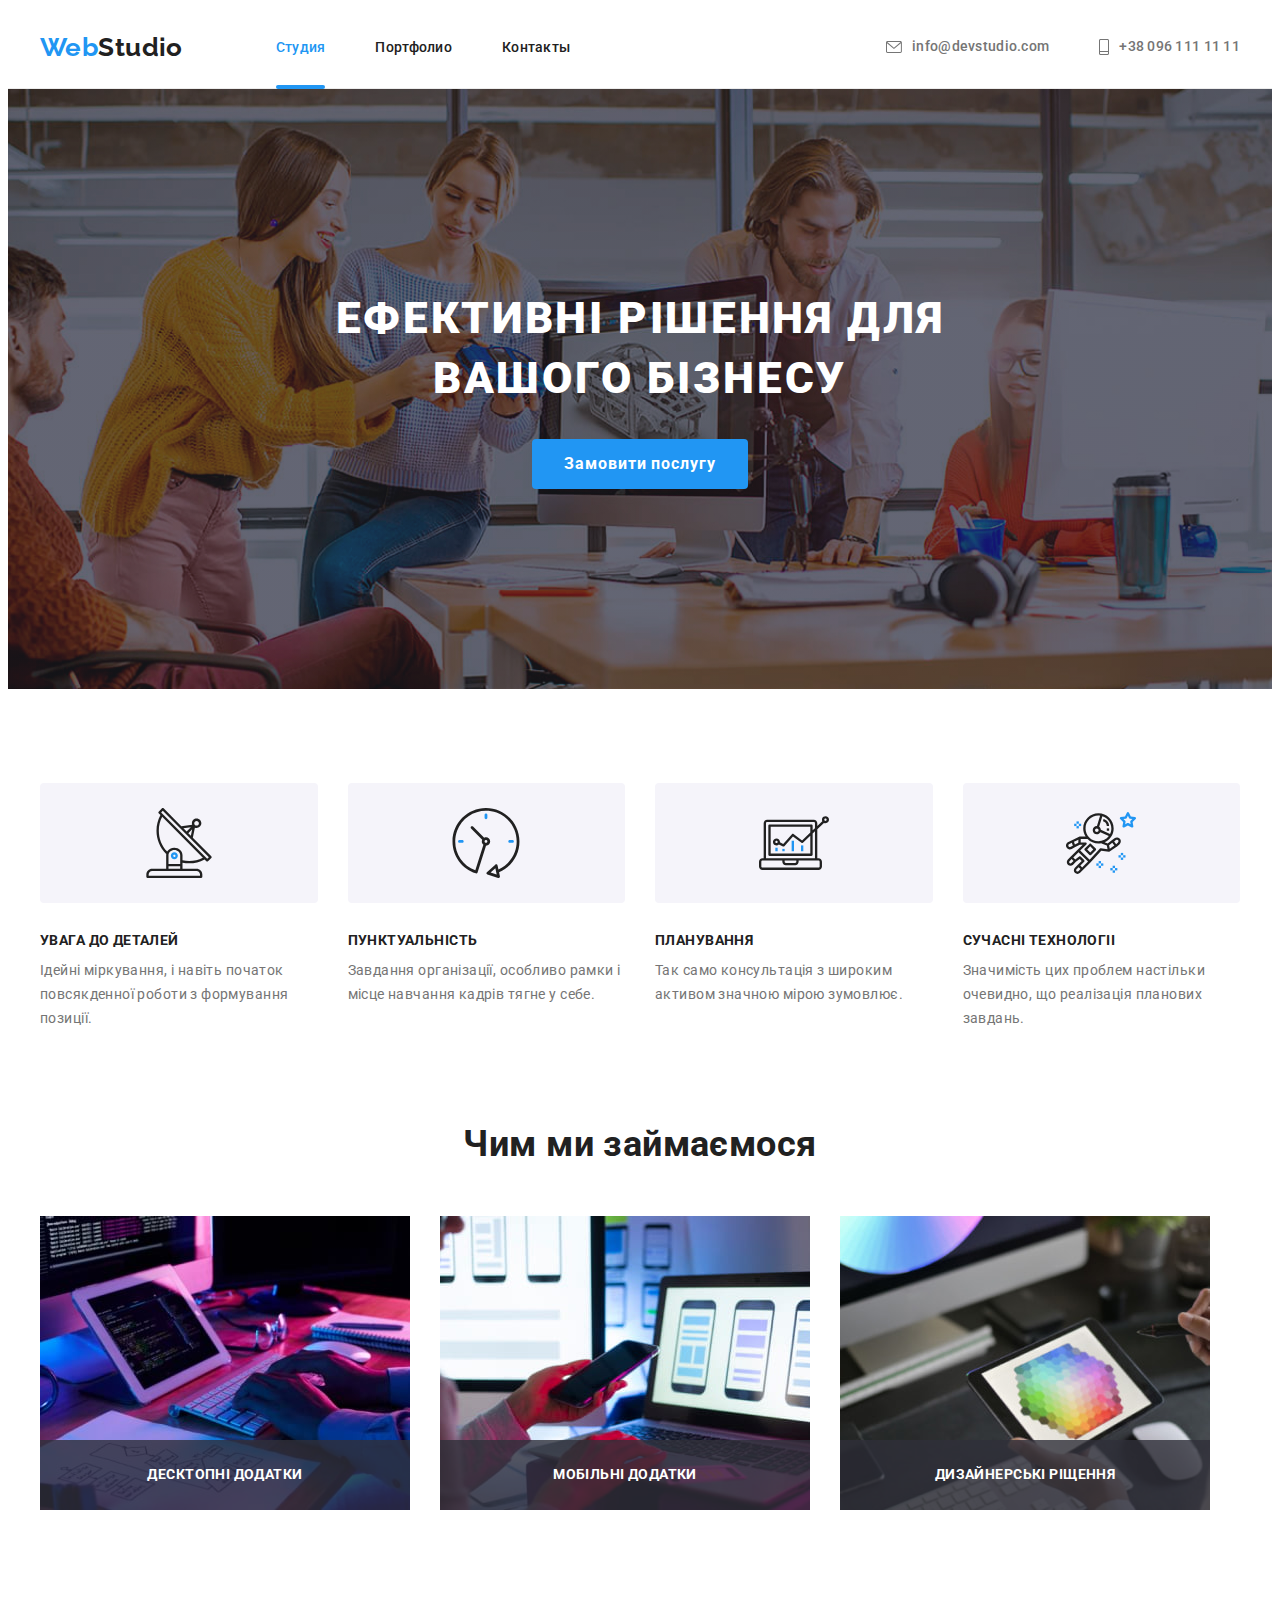
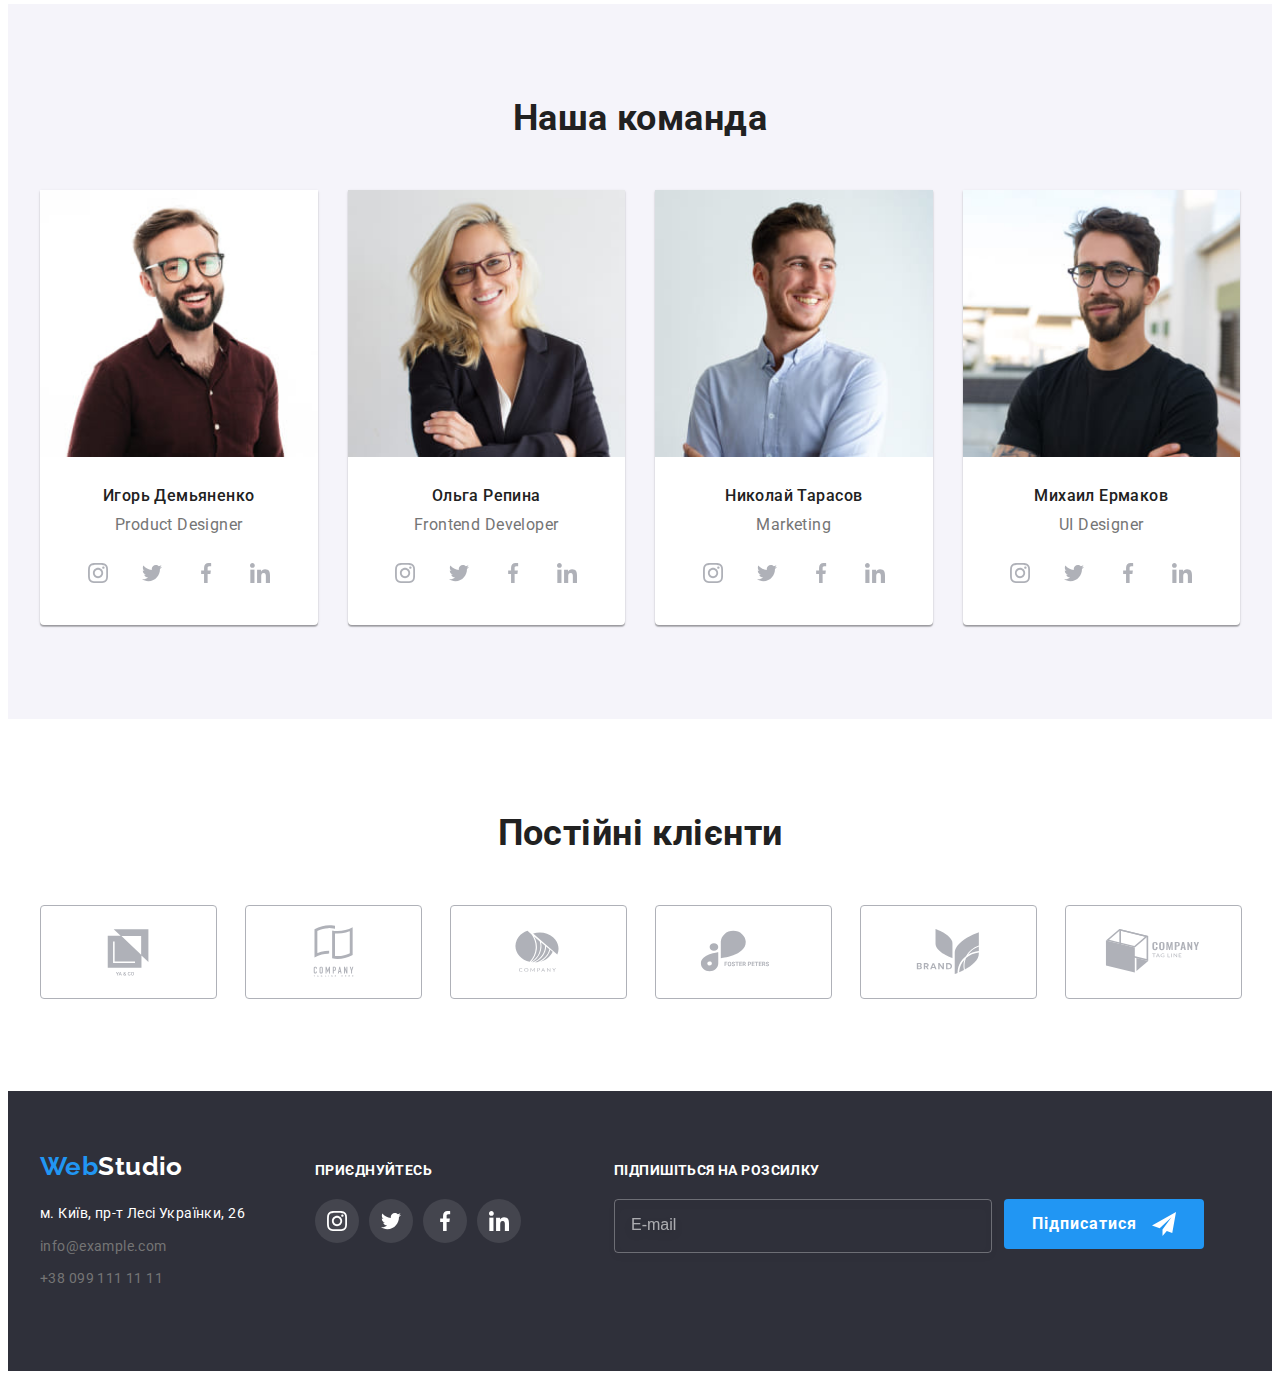
<file: index.html>
<!DOCTYPE html>
<html lang="uk">
  <head>
    <meta charset="UTF-8" />
    <meta http-equiv="X-UA-Compatible" content="IE=edge" />
    <meta name="viewport" content="width=device-width, initial-scale=1.0" />
    <title>Webstudio</title>
    <!-- Fonts start -->
    <link rel="preconnect" href="https://fonts.googleapis.com" />
    <link rel="preconnect" href="https://fonts.gstatic.com" crossorigin />
    <link
      href="https://fonts.googleapis.com/css2?family=Raleway:wght@700&family=Roboto:wght@400;500;700;900&display=swap"
      rel="stylesheet"
    />
    <link
      rel="stylesheet"
      href="https://cdnjs.cloudflare.com/ajax/libs/modern-normalize/1.1.0/modern-normalize.min.css"
      integrity="sha512-wpPYUAdjBVSE4KJnH1VR1HeZfpl1ub8YT/NKx4PuQ5NmX2tKuGu6U/JRp5y+Y8XG2tV+wKQpNHVUX03MfMFn9Q=="
      crossorigin="anonymous"
      referrerpolicy="no-referrer"
    />
    <link rel="stylesheet" href="./css/main.min.css" />
  </head>
  <body>
    <!-- header section -->
    <header class="header section">
      <div class="container">
        <nav class="header-nav">
          <a class="header-logo link logo" href="./index.html">
            Web<span class="logo-accent-main">Studio</span>
          </a>
          <button type="button" class="open-mob-menu" data-open-menu>
            <svg class="menu-soc-icon" width="40" height="40">
                <use  href="./images/icons.svg#icon-menu"></use>
            </svg>
        </button>
        <ul class="header-list list">
            <li class="header-item"><a href="./index.html" class="header-link current link">Студия</a></li>
            <li class="header-item"><a href="./portfolio.html" class="header-link link">Портфолио</a></li>
            <li class="header-item"><a href="" class="header-link link">Контакты</a></li>
        </ul>
        </nav>
        <ul class="contacts-list list">
            <li class="contacts-item"><a href="mailto:info@devstudio.com" class="header-contacts link">
                <svg class="main-contact-icon" width="16" height="12">
                    <use href="./images/icons.svg#icon-mail"></use>
                </svg>
                info@devstudio.com</a></li>
            <li class="contacts-item"><a href="tel:+380961111111" class="header-contacts tel link">
                <svg class="main-contact-icon" width="10" height="16">
                    <use href="./images/icons.svg#icon-phone"></use>
                </svg>
                +38 096 111 11 11</a></li>
        </ul>
    </div>
        <div class="mob-menu is-hidden">
            <div class="container-mob">
                <button type="button" class="close-mob-menu" data-close-menu>
                    <svg class="menu-soc-icon" width="40" height="40">
                        <use  href="./images/icons.svg#icon-close"></use>
                    </svg>
                </button>
                <div class="mob-menu-top">
                    <ul class="mob-menu-list list">
                        <li class="mob-menu-item"><a href="./index.html" class="mob-link current link">Студия</a></li>
                        <li class="mob-menu-item"><a href="./portfolio.html" class="mob-link link">Портфолио</a></li>
                        <li class="mob-menu-item"><a href="" class="mob-link link">Контакты</a></li>
                    </ul>
                </div>

                <div class="mob-menu-bottom">
                    <ul class="mob-menu-contacts list">
                        <li class="mob-menu-tel"><a href="tel:+380961111111" class="mob-tel-link link">
                            +38 096 111 11 11</a></li>
                        <li class="mob-menu-mail"><a href="mailto:info@devstudio.com" class="mob-mail-link link">
                            info@devstudio.com</a></li>
                    </ul>
                    
                    <ul class="mob-menu-soc list">
                        <li class="mob-soc-item"><a class="mob-soc-link link" href="">Instagram</a></li>
                        <li class="mob-soc-item"><a class="mob-soc-link link" href="">Twitter</a></li>
                        <li class="mob-soc-item"><a class="mob-soc-link link" href="">Facebook</a></li>
                        <li class="mob-soc-item"><a class="mob-soc-link link" href="">LinkedIn</a></li>
                    </ul>
                </div>
            </div>
        </div>
    </header>
    <!-- main section -->
    <main>
      <!--Hero section-->
      <section class="hero">
        <div class="container flex">
          <h1 class="hero-title">Ефективні рішення для вашого бізнесу</h1>
          <button class="hero-btn" type="button" data-modal-open>Замовити послугу</button>
        </div>
      </section>
      <!-- About section -->
      <section class="about bgc">
        <div class="container">
          <h2 class="visually-hidden">О нас</h2>
          <ul class="pic-list list">
            <li class="pic-list__item">
              <div class="pic-list__icon-box">
                <svg width="70" height="70">
                  <use href="./images/icons.svg#icon-antenna"></use>
                </svg>
              </div>
              <h3 class="pic-list__pre-title">Увага до деталей</h3>
              <p class="pic-list__text">
                Ідейні міркування, і навіть початок повсякденної роботи з формування позиції.
              </p>
            </li>
            <li class="pic-list__item">
              <div class="pic-list__icon-box">
                <svg width="70" height="70">
                  <use href="./images/icons.svg#icon-clock"></use>
                </svg>
              </div>
              <h3 class="pic-list__pre-title">Пунктуальність</h3>
              <p class="pic-list__text">
                Завдання організації, особливо рамки і місце навчання кадрів тягне у себе.
              </p>
            </li>
            <li class="pic-list__item">
              <div class="pic-list__icon-box">
                <svg width="70" height="70">
                  <use href="./images/icons.svg#icon-diagram"></use>
                </svg>
              </div>
              <h3 class="pic-list__pre-title">Планування</h3>
              <p class="pic-list__text">
                Так само консультація з широким активом значною мірою зумовлює.
              </p>
            </li>
            <li class="pic-list__item">
              <div class="pic-list__icon-box">
                <svg width="70" height="70">
                  <use href="./images/icons.svg#icon-astronaut"></use>
                </svg>
              </div>
              <h3 class="pic-list__pre-title">Сучасні технологіі</h3>
              <p class="pic-list__text">
                Значимість цих проблем настільки очевидно, що реалізація планових завдань.
              </p>
            </li>
          </ul>
        </div>
      </section>
      <section class="gallery bgc">
        <div class="container">
          <h2 class="gallery__title title">Чим ми займаємося</h2>
          <ul class="card-list list">
            <li class="card-list__item">
              <img
                src="./images/img-1.jpg"
                alt="работа с пк за столом"
                width="370"
                height="294"
              />
              <p class="card-list__top-text">Десктопні додатки</p>
            </li>
            <li class="card-list__item">
              <img
                src="./images/img-2.jpg"
                alt="работа с пк за столом"
                width="370"
                height="294"
              />
              <p class="card-list__top-text">Мобільні додатки</p>
            </li>
            <li class="card-list__item">
              <img
                src="./images/img-3.jpg"
                alt="работа за пк"
                width="370"
                height="294"
              />
              <p class="card-list__top-text">Дизайнерські ріщення</p>
            </li>
          </ul>
        </div>
      </section>
      <section class="masters">
        <div class="container">
          <h2 class="masters-title title">Наша команда</h2>
          <ul class="masters-list list">
            <li class="masters-item">
              <picture>
                <source srcset="
                ./images/img4-1x.jpg 1x,
            ./images/img4-2x.jpg 2x"
            media="(min-width: 1200px)"
                >
                <source srcset="
                ./images/img4-tab.jpg 1x,
            ./images/img4-tab2x.jpg 2x"
            media="(min-width: 768px)"
                >
                <source srcset="
                ./images/img4-mob.jpg 1x,
            ./images/img4-mob2x.jpg 2x"
            media="(min-width: 320px)"
                >
                <img 
                src="./images/img4-mob.jpg" class="avatar" alt="наши сотрудники" width="450" height="460">
            </picture>
              <!-- <img
                class="avatar"
                src="./images/img-4.jpg"
                alt="наши сотрудники"
                width="270"
                height="260"
              /> -->
              <div class="card-content">
                <h3 class="masters-item-title">Игорь Демьяненко</h3>
                <p class="masters-item-text" lang="en">Product Designer</p>
                <ul class="masters-soc-list list">
                  <li class="masters-soc-item">
                    <a href="" class="masters-soc-link link">
                      <svg class="masters-soc-icon" width="20" height="20">
                        <use href="./images/icons.svg#icon-instagram-1"></use>
                      </svg>
                    </a>
                  </li>
                  <li class="masters-soc-item">
                    <a href="" class="masters-soc-link link">
                      <svg class="masters-soc-icon" width="20" height="20">
                        <use href="./images/icons.svg#icon-twitter-1"></use>
                      </svg>
                    </a>
                  </li>
                  <li class="masters-soc-item">
                    <a href="" class="masters-soc-link link">
                      <svg class="masters-soc-icon" width="20" height="20">
                        <use href="./images/icons.svg#icon-facebook-1"></use>
                      </svg>
                    </a>
                  </li>
                  <li class="masters-soc-item">
                    <a href="" class="masters-soc-link link">
                      <svg class="masters-soc-icon" width="20" height="20">
                        <use href="./images/icons.svg#icon-linkedin-1"></use>
                      </svg>
                    </a>
                  </li>
                </ul>
              </div>
            </li>
            <li class="masters-item">
              <picture>
                <source srcset="
                ./images/img5-1x.jpg 1x,
            ./images/img5-2x.jpg 2x"
            media="(min-width: 1200px)"
                >
                <source srcset="
                ./images/img5-tab.jpg 1x,
            ./images/img5-tab2x.jpg 2x"
            media="(min-width: 768px)"
                >
                <source srcset="
                ./images/img5-mob.jpg 1x,
            ./images/img5-mob2x.jpg 2x"
            media="(min-width: 320px)"
                >
                <img 
                src="./images/img5-mob.jpg" class="avatar" alt="наши сотрудники" width="450" height="460">
            </picture>
              <!-- <img
                class="avatar"
                src="./images/img-5.jpg"
                alt="наши сотрудники"
                width="270"
                height="260"
              /> -->
              <div class="card-content">
                <h3 class="masters-item-title">Ольга Репина</h3>
                <p class="masters-item-text" lang="en">Frontend Developer</p>
                <ul class="masters-soc-list list">
                  <li class="masters-soc-item">
                    <a href="" class="masters-soc-link link">
                      <svg class="masters-soc-icon" width="20" height="20">
                        <use href="./images/icons.svg#icon-instagram-1"></use>
                      </svg>
                    </a>
                  </li>
                  <li class="masters-soc-item">
                    <a href="" class="masters-soc-link link">
                      <svg class="masters-soc-icon" width="20" height="20">
                        <use href="./images/icons.svg#icon-twitter-1"></use>
                      </svg>
                    </a>
                  </li>
                  <li class="masters-soc-item">
                    <a href="" class="masters-soc-link link">
                      <svg class="masters-soc-icon" width="20" height="20">
                        <use href="./images/icons.svg#icon-facebook-1"></use>
                      </svg>
                    </a>
                  </li>
                  <li class="masters-soc-item">
                    <a href="" class="masters-soc-link link">
                      <svg class="masters-soc-icon" width="20" height="20">
                        <use href="./images/icons.svg#icon-linkedin-1"></use>
                      </svg>
                    </a>
                  </li>
                </ul>
              </div>
            </li>
            <li class="masters-item">
              <picture>
                <source srcset="
                ./images/img6-1x.jpg 1x,
            ./images/img6-2x.jpg 2x"
            media="(min-width: 1200px)"
                >
                <source srcset="
                ./images/img6-tab.jpg 1x,
            ./images/img6-tab2x.jpg 2x"
            media="(min-width: 768px)"
                >
                <source srcset="
                ./images/img6-mob.jpg 1x,
            ./images/img6-mob2x.jpg 2x"
            media="(min-width: 320px)"
                >
                <img 
                src="./images/img6-mob.jpg" class="avatar" alt="наши сотрудники" width="450" height="460">
            </picture>
              <!-- <img
                class="avatar"
                src="./images/img-6.jpg"
                alt="наши сотрудники"
                width="270"
                height="260"
              /> -->
              <div class="card-content">
                <h3 class="masters-item-title">Николай Тарасов</h3>
                <p class="masters-item-text" lang="en">Marketing</p>
                <ul class="masters-soc-list list">
                  <li class="masters-soc-item">
                    <a href="" class="masters-soc-link link">
                      <svg class="masters-soc-icon" width="20" height="20">
                        <use href="./images/icons.svg#icon-instagram-1"></use>
                      </svg>
                    </a>
                  </li>
                  <li class="masters-soc-item">
                    <a href="" class="masters-soc-link link">
                      <svg class="masters-soc-icon" width="20" height="20">
                        <use href="./images/icons.svg#icon-twitter-1"></use>
                      </svg>
                    </a>
                  </li>
                  <li class="masters-soc-item">
                    <a href="" class="masters-soc-link link">
                      <svg class="masters-soc-icon" width="20" height="20">
                        <use href="./images/icons.svg#icon-facebook-1"></use>
                      </svg>
                    </a>
                  </li>
                  <li class="masters-soc-item">
                    <a href="" class="masters-soc-link link">
                      <svg class="masters-soc-icon" width="20" height="20">
                        <use href="./images/icons.svg#icon-linkedin-1"></use>
                      </svg>
                    </a>
                  </li>
                </ul>
              </div>
            </li>
            <li class="masters-item">
              <picture>
                <source srcset="
                ./images/img7-1x.jpg 1x,
            ./images/img7-2x.jpg 2x"
            media="(min-width: 1200px)"
                >
                <source srcset="
                ./images/img7-tab.jpg 1x,
            ./images/img7-tab2x.jpg 2x"
            media="(min-width: 768px)"
                >
                <source srcset="
                ./images/img7-mob.jpg 1x,
            ./images/img7-mob2x.jpg 2x"
            media="(min-width: 320px)"
                >
                <img 
                src="./images/img7-mob.jpg" class="avatar" alt="наши сотрудники" width="450" height="460">
            </picture>
              <!-- <img
                class="avatar"
                src="./images/img-7.jpg"
                alt="наши сотрудники"
                width="270"
                height="260"
              /> -->
              <div class="card-content">
                <h3 class="masters-item-title">Михаил Ермаков</h3>
                <p class="masters-item-text" lang="en">UI Designer</p>
                <ul class="masters-soc-list list">
                  <li class="masters-soc-item">
                    <a href="" class="masters-soc-link link">
                      <svg class="masters-soc-icon" width="20" height="20">
                        <use href="./images/icons.svg#icon-instagram-1"></use>
                      </svg>
                    </a>
                  </li>
                  <li class="masters-soc-item">
                    <a href="" class="masters-soc-link link">
                      <svg class="masters-soc-icon" width="20" height="20">
                        <use href="./images/icons.svg#icon-twitter-1"></use>
                      </svg>
                    </a>
                  </li>
                  <li class="masters-soc-item">
                    <a href="" class="masters-soc-link link">
                      <svg class="masters-soc-icon" width="20" height="20">
                        <use href="./images/icons.svg#icon-facebook-1"></use>
                      </svg>
                    </a>
                  </li>
                  <li class="masters-soc-item">
                    <a href="" class="masters-soc-link link">
                      <svg class="masters-soc-icon" width="20" height="20">
                        <use href="./images/icons.svg#icon-linkedin-1"></use>
                      </svg>
                    </a>
                  </li>
                </ul>
              </div>
            </li>
          </ul>
        </div>
      </section>
      <section class="clients">
        <div class="container">
          <h2 class="clients-title title">Постійні клієнти</h2>
          <ul class="clients-list list">
            <li class="clients-item">
              <a href="" class="clients-link link">
                <svg class="clients-icon" width="106" height="60">
                  <use href="./images/icons.svg#icon-logo-1"></use>
                </svg>
              </a>
            </li>
            <li class="clients-item">
              <a href="" class="clients-link link">
                <svg class="clients-icon" width="106" height="60">
                  <use href="./images/icons.svg#icon-logo-2"></use>
                </svg>
              </a>
            </li>
            <li class="clients-item">
              <a href="" class="clients-link link">
                <svg class="clients-icon" width="106" height="60">
                  <use href="./images/icons.svg#icon-logo-3"></use>
                </svg>
              </a>
            </li>
            <li class="clients-item">
              <a href="" class="clients-link link">
                <svg class="clients-icon" width="106" height="60">
                  <use href="./images/icons.svg#icon-logo-4"></use>
                </svg>
              </a>
            </li>
            <li class="clients-item">
              <a href="" class="clients-link link">
                <svg class="clients-icon" width="106" height="60">
                  <use href="./images/icons.svg#icon-logo-5"></use>
                </svg>
              </a>
            </li>
            <li class="clients-item">
              <a href="" class="clients-link link">
                <svg class="clients-icon" width="106" height="60">
                  <use href="./images/icons.svg#icon-logo-6"></use>
                </svg>
              </a>
            </li>
          </ul>
        </div>
      </section>
    </main>
    <!-- footer section -->
    <footer class="footer">
      <div class="container">
      <div class="tablet">
        <div class="online">
          <a class="footer-logo link logo" href="./index.html" lang="en"
            >Web<span class="logo-accent">Studio</span></a
          >
          <address class="footer-address">
            <ul class="footer-list list">
              <li class="footer-item">
                <a
                  class="footer-text link"
                  href="https://goo.gl/maps/RJscWmazuHwLruKx6"
                  target="_blank"
                  rel="noopener noreferrer nofollow"
                  >м. Київ, пр-т Лесі Українки, 26</a
                >
              </li>
              <li class="footer-item">
                <a class="footer-link link" href="mailto:info@example.com">info@example.com</a>
              </li>
              <li class="footer-item">
                <a class="footer-link link" href="tel:+380991111111">+38 099 111 11 11</a>
              </li>
            </ul>
          </address>
        </div>
        <div class="footer-join">
          <p class="footer-title">приєднуйтесь</p>
          <ul class="join-list list">
            <li class="join-item link">
              <a href="" class="footer-soc-link link">
                <svg class="footer-soc-icon" width="20" height="20">
                  <use href="./images/icons.svg#icon-instagram"></use>
                </svg>
              </a>
            </li>
            <li class="join-item">
              <a href="" class="footer-soc-link link">
                <svg class="footer-soc-icon" width="20" height="20">
                  <use href="./images/icons.svg#icon-twitter"></use>
                </svg>
              </a>
            </li>
            <li class="join-item">
              <a href="" class="footer-soc-link link">
                <svg class="footer-soc-icon" width="20" height="20">
                  <use href="./images/icons.svg#icon-facebook"></use>
                </svg>
              </a>
            </li>
            <li class="join-item">
              <a href="" class="footer-soc-link link">
                <svg class="footer-soc-icon" width="20" height="20">
                  <use href="./images/icons.svg#icon-linkedin"></use>
                </svg>
              </a>
            </li>
          </ul>
        </div>
        <div class="footer-subscribe">
          <p class="footer-form-title">Підпишіться на розсилку</p>
          <form class="footer-form">
            <input
              type="email"
              name="email"
              class="footer-input"
              id="email"
              placeholder="E-mail"
              required
            />

            <button type="submit" class="footer-btn hero-btn">
              Підписатися
              <svg class="footer-form-icon" width="24" height="24">
                <use href="./images/icons.svg#icon-send"></use>
              </svg>
            </button>
          </form>
        </div>
      </div>
      </div>
    </footer>
    <div class="backdrop is-hidden" data-modal>
      <div class="modal">
        <button type="button" class="modal-button" data-modal-close>
          <svg class="modal-soc-icon" width="11" height="11">
            <use href="./images/icons.svg#icon-vector"></use>
          </svg>
        </button>
        <p class="modal-title">Залиште свої дані, ми вам передзвонимо</p>
        <form class="modal-form">
          <div class="modal-field">
            <label for="user-name" class="modal-label">Ім’я</label>
            <div class="input-wrap">
              <input type="text" name="user-text" class="modal-input" id="user-name" required />
              <svg class="modal-icon" width="18" height="18">
                <use href="./images/icons.svg#icon-person-modal"></use>
              </svg>
            </div>

            <label for="user-tel" class="modal-label">Телефон</label>
            <div class="input-wrap">
              <input type="tel" name="user-tel" class="modal-input" id="user-tel" required />
              <svg class="modal-icon" width="18" height="18">
                <use href="./images/icons.svg#icon-phone-modal"></use>
              </svg>
            </div>
            <label for="user-email" class="modal-label">Пошта</label>
            <div class="input-wrap">
              <input type="email" name="user-email" class="modal-input" id="user-email" required />
              <svg class="modal-icon" width="18" height="18">
                <use href="./images/icons.svg#icon-mail-modal"></use>
              </svg>
            </div>
            <label for="modal-text" class="modal-label">Коментар</label>
            <textarea
              name="modal-text"
              id="modal-text"
              class="modal-text"
              placeholder="Введіть текст"
            ></textarea>
          </div>
          <div class="modal-agreement">
            <input
              type="checkbox"
              class="input-check visually-hidden"
              id="agreement"
              name="agreement"
              value="agreement"
              checked
            />
            <label for="agreement" class="modal-checkbox">
              <span>
                <svg class="checked-icon" width="11" height="8">
                  <use href="./images/icons.svg#icon-check"></use>
                </svg>
              </span>
              Погоджуюсь з розсилкою та приймаю&nbsp;<a href="" class="modal-checkbox-link"
                >Умови договору</a
              ></label
            >
          </div>
          <button type="submit" class="modal-btn hero-btn">Відправити</button>
        </form>
      </div>
    </div>
    <script src="./js/modal.js"></script>
    <script src="./js/mobile-menu.js"></script>
  </body>
</html>
</file>
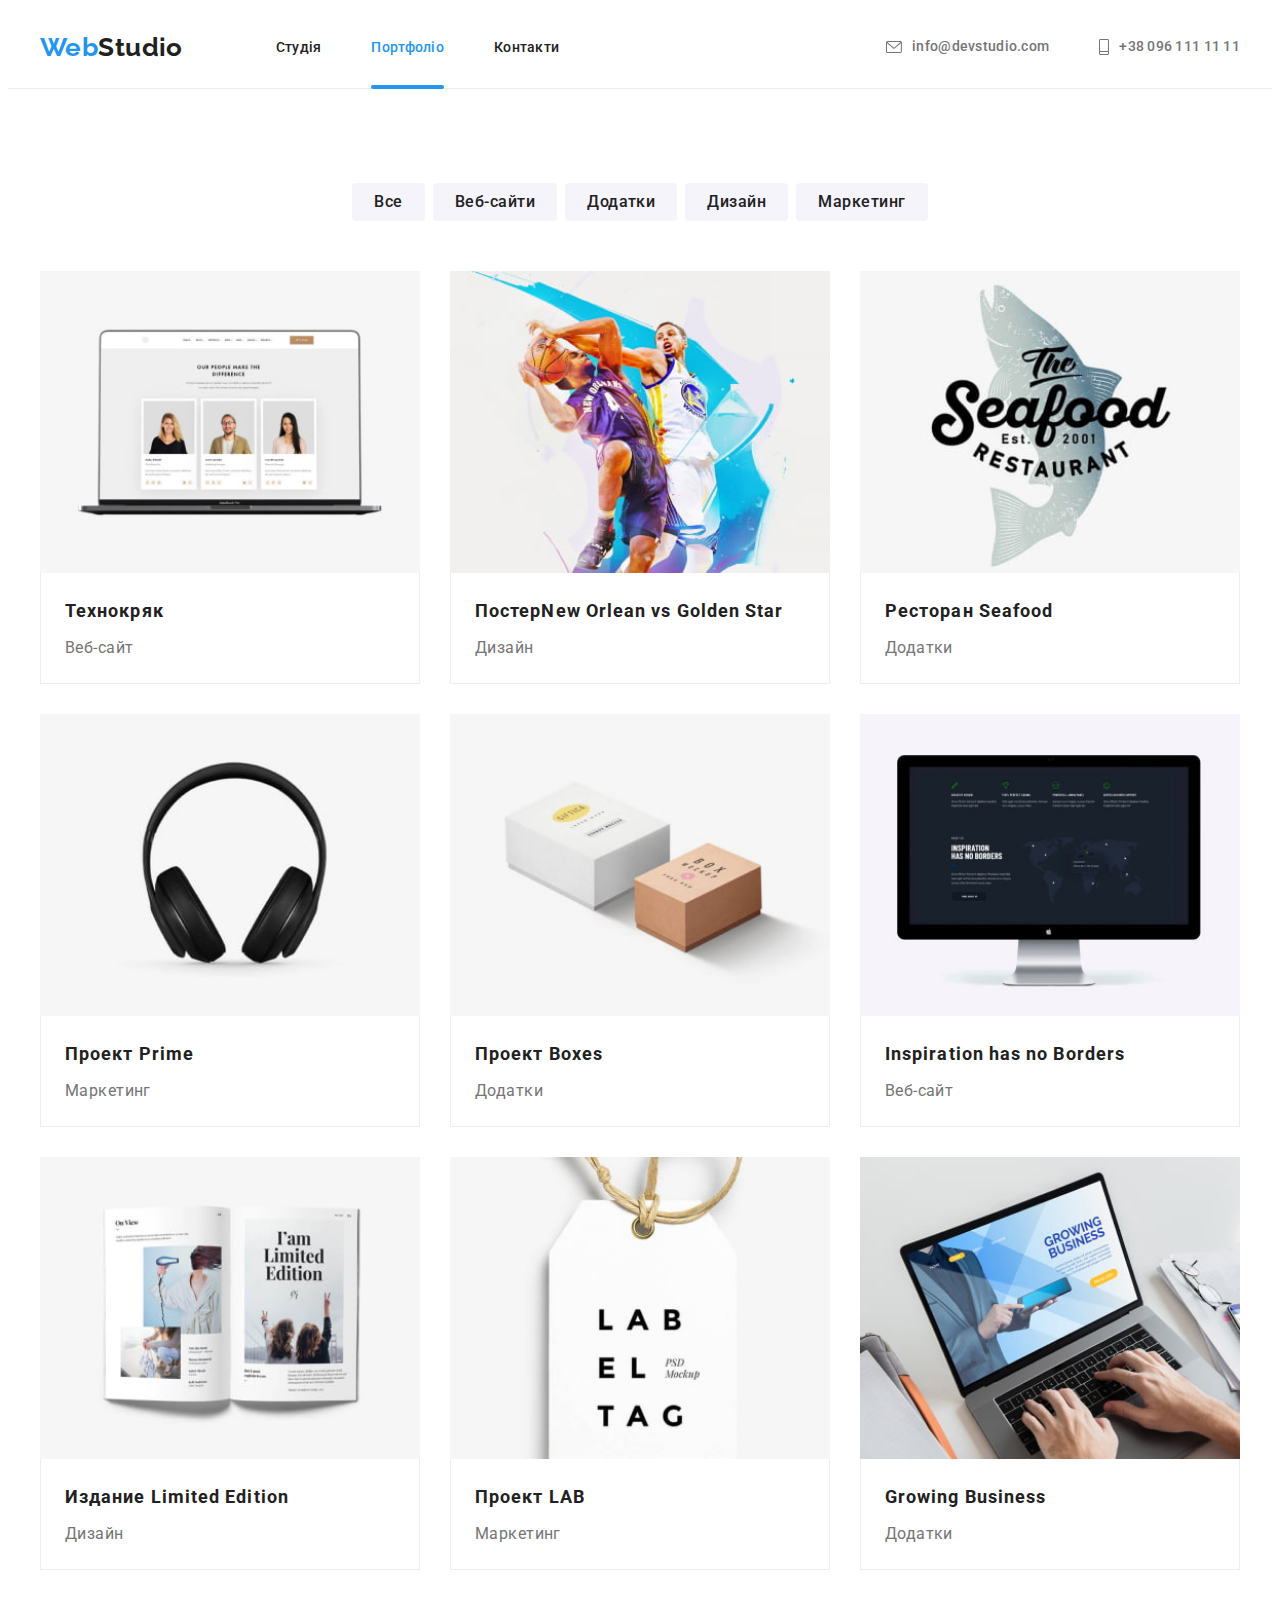
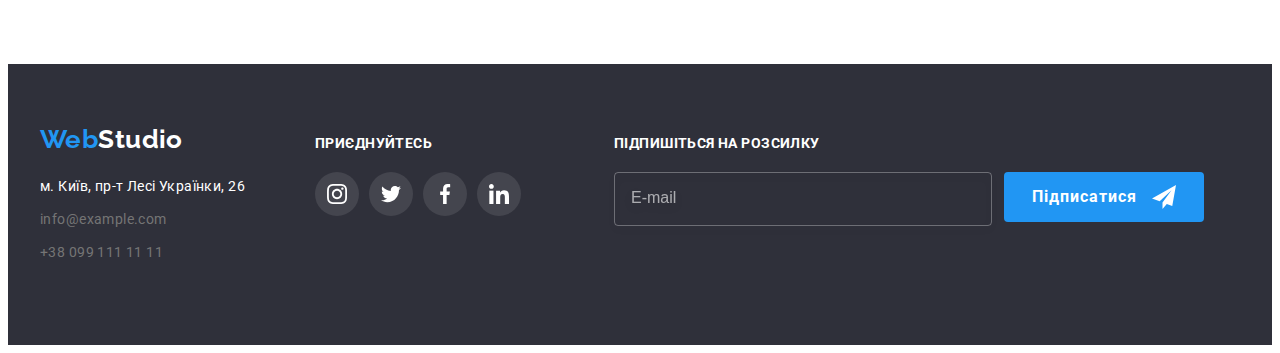
<file: portfolio.html>
<!DOCTYPE html>
<html lang="uk">
  <head>
    <meta charset="UTF-8" />
    <meta http-equiv="X-UA-Compatible" content="IE=edge" />
    <meta name="viewport" content="width=device-width, initial-scale=1.0" />
    <title>Portfolio</title>
    <!-- Fonts start -->
    <link rel="preconnect" href="https://fonts.googleapis.com" />
    <link rel="preconnect" href="https://fonts.gstatic.com" crossorigin />
    <link
      href="https://fonts.googleapis.com/css2?family=Raleway:wght@700&family=Roboto:wght@400;500;700;900&display=swap"
      rel="stylesheet"
    />
    <link
      rel="stylesheet"
      href="https://cdnjs.cloudflare.com/ajax/libs/modern-normalize/1.1.0/modern-normalize.min.css"
      integrity="sha512-wpPYUAdjBVSE4KJnH1VR1HeZfpl1ub8YT/NKx4PuQ5NmX2tKuGu6U/JRp5y+Y8XG2tV+wKQpNHVUX03MfMFn9Q=="
      crossorigin="anonymous"
      referrerpolicy="no-referrer"
    />
    <!-- Fonts end -->
    <link rel="stylesheet" href="./css/main.min.css" />
  </head>
  <body>
    <header class="header section">
      <div class="container">
        <nav class="header-nav">
          <a href="./index.html" class="header-logo link logo">
            Web<span class="logo-accent-main">Studio</span>
          </a>
          <button type="button" class="open-mob-menu">
            <svg class="menu-soc-icon" width="40" height="40">
              <use href="./images/icons.svg#icon-menu"></use>
            </svg>
          </button>
          <ul class="header-list list">
            <li class="header-item">
              <a href="./index.html" class="header-link link">Студія</a>
            </li>
            <li class="header-item">
              <a href="./portfolio.html" class="header-link current link">Портфоліо</a>
            </li>
            <li class="header-item">
              <a href="" class="header-link link">Контакти</a>
            </li>
          </ul>
        </nav>
        <ul class="contacts-list list">
          <li class="contacts-item">
            <a class="header-contacts link" href="mailto:info@devstudio.com">
              <svg class="main-contact-icon" width="16" height="12">
                <use href="./images/icons.svg#icon-mail"></use>
              </svg>
              info@devstudio.com</a
            >
          </li>
          <li class="contacts-item">
            <a class="header-contacts link" href="tel:+380961111111">
              <svg class="main-contact-icon" width="10" height="16">
                <use href="./images/icons.svg#icon-phone"></use>
              </svg>
              +38 096 111 11 11</a
            >
          </li>
        </ul>
      </div>
      <div class="mob-menu is-hidden">
        <div class="container-mob">
          <button type="button" class="close-mob-menu">
            <svg class="menu-soc-icon" width="40" height="40">
              <use href="./images/icons.svg#icon-close"></use>
            </svg>
          </button>
          <div class="mob-menu-top">
            <ul class="mob-menu-list list">
              <li class="mob-menu-item">
                <a href="./index.html" class="mob-link link">Студия</a>
              </li>
              <li class="mob-menu-item">
                <a href="./portfolio.html" class="mob-link current link">Портфолио</a>
              </li>
              <li class="mob-menu-item">
                <a href="" class="mob-link link">Контакты</a>
              </li>
            </ul>
          </div>

          <div class="mob-menu-bottom">
            <ul class="mob-menu-contacts list">
              <li class="mob-menu-tel">
                <a href="tel:+380961111111" class="mob-tel-link link"> +38 096 111 11 11</a>
              </li>
              <li class="mob-menu-mail">
                <a href="mailto:info@devstudio.com" class="mob-mail-link link">
                  info@devstudio.com</a
                >
              </li>
            </ul>

            <ul class="mob-menu-soc list">
              <li class="mob-soc-item">
                <a class="mob-soc-link link" href="">Instagram</a>
              </li>
              <li class="mob-soc-item">
                <a class="mob-soc-link link" href="">Twitter</a>
              </li>
              <li class="mob-soc-item">
                <a class="mob-soc-link link" href="">Facebook</a>
              </li>
              <li class="mob-soc-item">
                <a class="mob-soc-link link" href="">LinkedIn</a>
              </li>
            </ul>
          </div>
        </div>
      </div>
    </header>
    <main>
      <section class="navigation bgc">
        <div class="container">
          <h1 class="visually-hidden">Наши работы</h1>
          <ul class="navigation-list list">
            <li class="nav-item">
              <button type="button" class="button nav">Все</button>
            </li>
            <li class="nav-item">
              <button type="button" class="button nav">Веб-сайти</button>
            </li>
            <li class="nav-item">
              <button type="button" class="button nav">Додатки</button>
            </li>
            <li class="nav-item">
              <button type="button" class="button nav">Дизайн</button>
            </li>
            <li class="nav-item">
              <button type="button" class="button nav">Маркетинг</button>
            </li>
          </ul>

          <ul class="features-list list">
            <li class="features-item">
              <a href="" class="features-wrap link">
                <div class="features-top-wrap">
                  <picture>
                    <source
                      srcset="./images/about-1.jpg 1x, ./images/about1-2x.jpg 2x"
                      media="(min-width: 1200px)"
                    />
                    <source
                      srcset="./images/about1-tab.jpg 1x, ./images/about1-tab2x.jpg 2x"
                      media="(min-width: 768px)"
                    />
                    <source
                      srcset="./images/about1-mob.jpg 1x, ./images/about1-mob2x.jpg 2x"
                      media="(min-width: 320px)"
                    />
                    <img src="./images/about1-mob.jpg" alt="Технокряк" width="450" height="294" />
                  </picture>
                  <!-- <img src="./images/about-1.jpg" alt="Технокряк" width="370" height="294" /> -->
                  <p class="features-top-text">
                    Ресурс пропонує комплексні пропозиції з різним рівнем функціоналу та сервісів.
                    Все це дозволить відвідувачу отримати вичерпні відомості про компанію чи
                    приватну особу.
                  </p>
                </div>
                <div class="link-text">
                  <h2 class="features-title">Технокряк</h2>
                  <p class="features-text">Веб-сайт</p>
                </div>
              </a>
            </li>
            <li class="features-item">
              <a href="" class="features-wrap link">
                <div class="features-top-wrap">
                  <picture>
                    <source
                      srcset="./images/about-2.jpg 1x, ./images/about2-2x.jpg 2x"
                      media="(min-width: 1200px)"
                    />
                    <source
                      srcset="./images/about2-tab.jpg 1x, ./images/about2-tab2x.jpg 2x"
                      media="(min-width: 768px)"
                    />
                    <source
                      srcset="./images/about2-mob.jpg 1x, ./images/about2-mob2x.jpg 2x"
                      media="(min-width: 320px)"
                    />
                    <img src="./images/about2-mob.jpg" alt="Постер" width="450" height="294" />
                  </picture>
                  <!-- <img src="./images/about-2.jpg" alt="Постер" width="370" height="294" /> -->
                  <p class="features-top-text">
                    Ресурс пропонує комплексні пропозиції з різним рівнем функціоналу та сервісів.
                    Все це дозволить відвідувачу отримати вичерпні відомості про компанію чи
                    приватну особу.
                  </p>
                </div>
                <div class="link-text">
                  <h2 class="features-title">
                    Постер<span lang="en">New Orlean vs Golden Star</span>
                  </h2>
                  <p class="features-text">Дизайн</p>
                </div>
              </a>
            </li>
            <li class="features-item">
              <a href="" class="features-wrap link">
                <div class="features-top-wrap">
                  <picture>
                    <source
                      srcset="./images/about-3.jpg 1x, ./images/about3-2x.jpg 2x"
                      media="(min-width: 1200px)"
                    />
                    <source
                      srcset="./images/about3-tab.jpg 1x, ./images/about3-tab2x.jpg 2x"
                      media="(min-width: 768px)"
                    />
                    <source
                      srcset="./images/about3-mob.jpg 1x, ./images/about3-mob2x.jpg 2x"
                      media="(min-width: 320px)"
                    />
                    <img src="./images/about3-mob.jpg" alt="Ресторан" width="450" height="294" />
                  </picture>
                  <!-- <img src="./images/about-3.jpg" alt="Ресторан" width="370" height="294" /> -->
                  <p class="features-top-text">
                    Ресурс пропонує комплексні пропозиції з різним рівнем функціоналу та сервісів.
                    Все це дозволить відвідувачу отримати вичерпні відомості про компанію чи
                    приватну особу.
                  </p>
                </div>
                <div class="link-text">
                  <h2 class="features-title">Ресторан <span lang="en">Seafood</span></h2>
                  <p class="features-text">Додатки</p>
                </div>
              </a>
            </li>
            <li class="features-item">
              <a href="" class="features-wrap link">
                <div class="features-top-wrap">
                  <picture>
                    <source
                      srcset="./images/about-4.jpg 1x, ./images/about4-2x.jpg 2x"
                      media="(min-width: 1200px)"
                    />
                    <source
                      srcset="./images/about4-tab.jpg 1x, ./images/about4-tab2x.jpg 2x"
                      media="(min-width: 768px)"
                    />
                    <source
                      srcset="./images/about4-mob.jpg 1x, ./images/about4-mob2x.jpg 2x"
                      media="(min-width: 320px)"
                    />
                    <img src="./images/about4-mob.jpg" alt="Проект" width="450" height="294" />
                  </picture>
                  <!-- <img src="./images/about-4.jpg" alt="Проект" width="370" height="294" /> -->
                  <p class="features-top-text">
                    Ресурс пропонує комплексні пропозиції з різним рівнем функціоналу та сервісів.
                    Все це дозволить відвідувачу отримати вичерпні відомості про компанію чи
                    приватну особу.
                  </p>
                </div>
                <div class="link-text">
                  <h2 class="features-title">Проект <span lang="en">Prime</span></h2>
                  <p class="features-text">Маркетинг</p>
                </div>
              </a>
            </li>
            <li class="features-item">
              <a href="" class="features-wrap link">
                <div class="features-top-wrap">
                  <picture>
                    <source
                      srcset="./images/about-5.jpg 1x, ./images/about5-2x.jpg 2x"
                      media="(min-width: 1200px)"
                    />
                    <source
                      srcset="./images/about5-tab.jpg 1x, ./images/about5-tab2x.jpg 2x"
                      media="(min-width: 768px)"
                    />
                    <source
                      srcset="./images/about5-mob.jpg 1x, ./images/about5-mob2x.jpg 2x"
                      media="(min-width: 320px)"
                    />
                    <img src="./images/about5-mob.jpg" alt="Проект" width="450" height="294" />
                  </picture>
                  <!-- <img src="./images/about-5.jpg" alt="Проект" width="370" height="294" /> -->
                  <p class="features-top-text">
                    Ресурс пропонує комплексні пропозиції з різним рівнем функціоналу та сервісів.
                    Все це дозволить відвідувачу отримати вичерпні відомості про компанію чи
                    приватну особу.
                  </p>
                </div>
                <div class="link-text">
                  <h2 class="features-title">Проект <span lang="en">Boxes</span></h2>
                  <p class="features-text">Додатки</p>
                </div>
              </a>
            </li>
            <li class="features-item">
              <a href="" class="features-wrap link">
                <div class="features-top-wrap">
                  <picture>
                    <source
                      srcset="./images/about-6.jpg 1x, ./images/about6-2x.jpg 2x"
                      media="(min-width: 1200px)"
                    />
                    <source
                      srcset="./images/about6-tab.jpg 1x, ./images/about6-tab2x.jpg 2x"
                      media="(min-width: 768px)"
                    />
                    <source
                      srcset="./images/about6-mob.jpg 1x, ./images/about6-mob2x.jpg 2x"
                      media="(min-width: 320px)"
                    />
                    <img src="./images/about6-mob.jpg" alt="Веб-сайт" width="450" height="294" />
                  </picture>
                  <!-- <img src="./images/about-6.jpg" alt="Веб-сайт" width="370" height="294" /> -->
                  <p class="features-top-text">
                    Ресурс пропонує комплексні пропозиції з різним рівнем функціоналу та сервісів.
                    Все це дозволить відвідувачу отримати вичерпні відомості про компанію чи
                    приватну особу.
                  </p>
                </div>
                <div class="link-text">
                  <h2 class="features-title" lang="en">Inspiration has no Borders</h2>
                  <p class="features-text">Веб-сайт</p>
                </div>
              </a>
            </li>
            <li class="features-item">
              <a href="" class="features-wrap link">
                <div class="features-top-wrap">
                  <picture>
                    <source
                      srcset="./images/about-7.jpg 1x, ./images/about7-2x.jpg 2x"
                      media="(min-width: 1200px)"
                    />
                    <source
                      srcset="./images/about7-tab.jpg 1x, ./images/about7-tab2x.jpg 2x"
                      media="(min-width: 768px)"
                    />
                    <source
                      srcset="./images/about7-mob.jpg 1x, ./images/about7-mob2x.jpg 2x"
                      media="(min-width: 320px)"
                    />
                    <img src="./images/about7-mob.jpg" alt="Дизайн" width="450" height="294" />
                  </picture>
                  <!-- <img src="./images/about-7.jpg" alt="Дизайн" width="370" height="294" /> -->
                  <p class="features-top-text">
                    Ресурс пропонує комплексні пропозиції з різним рівнем функціоналу та сервісів.
                    Все це дозволить відвідувачу отримати вичерпні відомості про компанію чи
                    приватну особу.
                  </p>
                </div>
                <div class="link-text">
                  <h2 class="features-title">Издание <span lang="en">Limited Edition</span></h2>
                  <p class="features-text">Дизайн</p>
                </div>
              </a>
            </li>
            <li class="features-item">
              <a href="" class="features-wrap link">
                <div class="features-top-wrap">
                  <picture>
                    <source
                      srcset="./images/about-8.jpg 1x, ./images/about8-2x.jpg 2x"
                      media="(min-width: 1200px)"
                    />
                    <source
                      srcset="./images/about8-tab.jpg 1x, ./images/about8-tab2x.jpg 2x"
                      media="(min-width: 768px)"
                    />
                    <source
                      srcset="./images/about8-mob.jpg 1x, ./images/about8-mob2x.jpg 2x"
                      media="(min-width: 320px)"
                    />
                    <img src="./images/about8-mob.jpg" alt="Маркетинг" width="450" height="294" />
                  </picture>
                  <!-- <img src="./images/about-8.jpg" alt="Маркетинг" width="370" height="294" /> -->
                  <p class="features-top-text">
                    Ресурс пропонує комплексні пропозиції з різним рівнем функціоналу та сервісів.
                    Все це дозволить відвідувачу отримати вичерпні відомості про компанію чи
                    приватну особу.
                  </p>
                </div>
                <div class="link-text">
                  <h2 class="features-title">Проект <span lang="en">LAB</span></h2>
                  <p class="features-text">Маркетинг</p>
                </div>
              </a>
            </li>
            <li class="features-item">
              <a href="" class="features-wrap link">
                <div class="features-top-wrap">
                  <picture>
                    <source
                      srcset="./images/about-9.jpg 1x, ./images/about9-2x.jpg 2x"
                      media="(min-width: 1200px)"
                    />
                    <source
                      srcset="./images/about9-tab.jpg 1x, ./images/about9-tab2x.jpg 2x"
                      media="(min-width: 768px)"
                    />
                    <source
                      srcset="./images/about9-mob.jpg 1x, ./images/about9-mob2x.jpg 2x"
                      media="(min-width: 320px)"
                    />
                    <img src="./images/about9-mob.jpg" alt="Приложение" width="450" height="294" />
                  </picture>
                  <!-- <img src="./images/about-9.jpg" alt="Приложение" width="370" height="294" /> -->
                  <p class="features-top-text">
                    Ресурс пропонує комплексні пропозиції з різним рівнем функціоналу та сервісів.
                    Все це дозволить відвідувачу отримати вичерпні відомості про компанію чи
                    приватну особу.
                  </p>
                </div>
                <div class="link-text">
                  <h2 class="features-title" lang="en">Growing Business</h2>
                  <p class="features-text">Додатки</p>
                </div>
              </a>
            </li>
          </ul>
        </div>
      </section>
    </main>
    <footer class="footer">
      <div class="container">
        <div class="tablet">
          <div class="online">
            <a class="footer-logo link logo" href="./index.html" lang="en"
              >Web<span class="logo-accent">Studio</span></a
            >
            <address class="footer-address">
              <ul class="footer-list list">
                <li class="footer-item">
                  <a
                    class="footer-text link"
                    href="https://goo.gl/maps/RJscWmazuHwLruKx6"
                    target="_blank"
                    rel="noopener noreferrer nofollow"
                    >м. Київ, пр-т Лесі Українки, 26</a
                  >
                </li>
                <li class="footer-item">
                  <a class="footer-link link" href="mailto:info@example.com">info@example.com</a>
                </li>
                <li class="footer-item">
                  <a class="footer-link link" href="tel:+380991111111">+38 099 111 11 11</a>
                </li>
              </ul>
            </address>
          </div>
          <div class="footer-join">
            <p class="footer-title">приєднуйтесь</p>
            <ul class="join-list list">
              <li class="join-item">
                <a href="" class="footer-soc-link link">
                  <svg class="footer-soc-icon" width="20" height="20">
                    <use href="./images/icons.svg#icon-instagram"></use>
                  </svg>
                </a>
              </li>
              <li class="join-item">
                <a href="" class="footer-soc-link link">
                  <svg class="footer-soc-icon" width="20" height="20">
                    <use href="./images/icons.svg#icon-twitter"></use>
                  </svg>
                </a>
              </li>
              <li class="join-item">
                <a href="" class="footer-soc-link link">
                  <svg class="footer-soc-icon" width="20" height="20">
                    <use href="./images/icons.svg#icon-facebook"></use>
                  </svg>
                </a>
              </li>
              <li class="join-item">
                <a href="" class="footer-soc-link link">
                  <svg class="footer-soc-icon" width="20" height="20">
                    <use href="./images/icons.svg#icon-linkedin"></use>
                  </svg>
                </a>
              </li>
            </ul>
          </div>
          <div class="footer-subscribe">
            <p class="footer-form-title">Підпишіться на розсилку</p>
            <form class="footer-form">
              <input
                type="email"
                name="email"
                class="footer-input"
                id="email"
                placeholder="E-mail"
                required
              />

              <button type="submit" class="footer-btn hero-btn">
                Підписатися
                <svg class="footer-form-icon" width="24" height="24">
                  <use href="./images/icons.svg#icon-send"></use>
                </svg>
              </button>
            </form>
          </div>
        </div>
      </div>
    </footer>
    <script src="./js/mobile-menu.js"></script>
  </body>
</html>
</file>
<file: css/main.min.css>
@import"https://fonts.googleapis.com/css2?family=Raleway:wght@700&display=swap";@import"https://fonts.googleapis.com/css2?family=Roboto:wght@400;500;700;900&display=swap";:root{--title-color: #212121;--main-color:#757575;--accent-color: #2196F3;--second-title-color: #FFFFFF;--background-color: #E5E5E5;--secondary-bgc: #F5F4FA;--third-bgc: #2F303A;--icon-color: #AFB1B8}.visually-hidden{position:absolute;white-space:nowrap;width:1px;height:1px;overflow:hidden;border:0;padding:0;clip:rect(0 0 0 0);-webkit-clip-path:inset(50%);clip-path:inset(50%);margin:-1px}body{font-family:"Roboto",sans-serif;color:var(--title-color);background-color:var(--second-title-color);font-size:14px;letter-spacing:.03em}p,h1,h2,h3,h4,h5,h6{margin:0}adress{font-style:normal}section{padding-top:60px;padding-bottom:60px}@media screen and (min-width: 1200px){section{padding-top:94px;padding-bottom:94px}}img{display:block;width:100%;max-width:100%;height:auto}.list{list-style:none;padding-left:0;margin:0}.link{text-decoration:none;color:inherit}.bgc{color:var(--second-title-color)}.logo{font-family:"Raleway";font-weight:700;font-size:26px;line-height:1.19}.container{width:100%;padding-right:15px;padding-left:15px;margin:0 auto}@media screen and (min-width: 480px){.container{max-width:480px}}@media screen and (min-width: 768px){.container{max-width:768px}}@media screen and (min-width: 1200px){.container{max-width:1200px}}.button{font-family:"Roboto";font-style:normal;font-weight:500;font-size:16px;line-height:1.62;text-align:center;letter-spacing:.03em;color:var(--title-color);background-color:var(--secondary-bgc)}.button:hover,.button:focus{color:var(--second-title-color);background-color:var(--accent-color)}button{cursor:pointer;border:none}.title{font-weight:700;font-size:36px;line-height:1.16}.header-list{display:none}@media screen and (min-width: 768px){.header-list{display:-webkit-box;display:-ms-flexbox;display:flex}}.header-nav{display:-webkit-box;display:-ms-flexbox;display:flex;-webkit-box-align:center;-ms-flex-align:center;align-items:center;-webkit-box-pack:justify;-ms-flex-pack:justify;justify-content:space-between}@media screen and (min-width: 768px){.header .container{display:-webkit-box;display:-ms-flexbox;display:flex;-webkit-box-align:center;-ms-flex-align:center;align-items:center}}.contacts-list{margin-left:auto}@media screen and (min-width: 768px){.contacts-list{-webkit-box-orient:vertical;-webkit-box-direction:normal;-ms-flex-direction:column;flex-direction:column}}@media screen and (min-width: 1200px){.contacts-list{-webkit-box-orient:horizontal;-webkit-box-direction:normal;-ms-flex-direction:row;flex-direction:row}}.header{padding-top:16px;padding-bottom:16px;border-bottom:1px solid #ececec}@media screen and (min-width: 768px){.header{padding-top:21px;padding-bottom:21px}}@media screen and (min-width: 1200px){.header{padding-top:24px;padding-bottom:25px}}.header-item:not(:last-child){margin-right:50px}.header-logo{margin-right:93px;color:var(--accent-color)}.logo-accent-main{color:var(--title-color)}.header-link{position:relative;font-weight:500;line-height:1.14;letter-spacing:.02em;color:var(--title-color);-webkit-transition:color 250ms cubic-bezier(0.4, 0, 0.2, 1);transition:color 250ms cubic-bezier(0.4, 0, 0.2, 1)}.header-link:hover,.header-link:focus{color:var(--accent-color)}.header-link.current{color:var(--accent-color)}.header-link.current::after{content:"";position:absolute;bottom:-34px;display:block;width:100%;height:4px;background:var(--accent-color);border-radius:2px}.header-contacts{display:-webkit-box;display:-ms-flexbox;display:flex;-webkit-box-align:center;-ms-flex-align:center;align-items:center;font-weight:500;letter-spacing:.02em;color:var(--main-color);-webkit-transition:color 250ms cubic-bezier(0.4, 0, 0.2, 1);transition:color 250ms cubic-bezier(0.4, 0, 0.2, 1)}.header-contacts:hover,.header-contacts:focus{color:var(--accent-color)}@media screen and (min-width: 768px){.header-contacts{font-size:12px;line-height:1.16;letter-spacing:.02em}}@media screen and (min-width: 1200px){.header-contacts{font-size:14px;font-weight:500;line-height:1.14}}@media screen and (min-width: 768px){.header-contacts.tel{margin-top:10px}}@media screen and (min-width: 1200px){.header-contacts.tel{margin-top:0}}.contacts-list{display:none}@media screen and (min-width: 768px){.contacts-list{display:-webkit-box;display:-ms-flexbox;display:flex}}@media screen and (min-width: 1200px){.contacts-list{display:-webkit-box;display:-ms-flexbox;display:flex}}@media screen and (min-width: 1200px){.contacts-item+.contacts-item{margin-left:50px}}.main-contact-icon{margin-right:10px;fill:currentColor}.hero{background-color:var(--third-bgc);text-align:center;background-image:-webkit-gradient(linear, left top, left bottom, from(rgba(47, 48, 58, 0.4)), to(rgba(47, 48, 58, 0.4))),url(../images/bg-image-mob.jpg);background-image:linear-gradient(rgba(47, 48, 58, 0.4), rgba(47, 48, 58, 0.4)),url(../images/bg-image-mob.jpg);background-repeat:no-repeat;background-position:center;background-size:cover;margin:0 auto}@media screen and (min-width: 480px){.hero{max-width:480px;text-align:center;padding:118px 60px}}@media screen and (min-width: 768px){.hero{max-width:768px}}@media screen and (min-width: 1200px){.hero{max-width:1600px;padding:200px 0}}@media(min-device-pixel-ratio: 2),(-webkit-min-device-pixel-ratio: 2),(min-resolution: 192dpi),(min-resolution: 2dppx){.hero{background-image:-webkit-gradient(linear, left top, left bottom, from(rgba(47, 48, 58, 0.4)), to(rgba(47, 48, 58, 0.4))),url(../images/bg-image-mob2x.jpg);background-image:linear-gradient(rgba(47, 48, 58, 0.4), rgba(47, 48, 58, 0.4)),url(../images/bg-image-mob2x.jpg)}}@media(min-width: 768px){.hero{background-image:-webkit-gradient(linear, left top, left bottom, from(rgba(47, 48, 58, 0.4)), to(rgba(47, 48, 58, 0.4))),url(../images/bg-image-tab.jpg);background-image:linear-gradient(rgba(47, 48, 58, 0.4), rgba(47, 48, 58, 0.4)),url(../images/bg-image-tab.jpg)}}@media(min-width: 768px)and (min-device-pixel-ratio: 2),(min-width: 768px)and (-webkit-min-device-pixel-ratio: 2),(min-width: 768px)and (min-resolution: 192dpi),(min-width: 768px)and (min-resolution: 2dppx){.hero{background-image:-webkit-gradient(linear, left top, left bottom, from(rgba(47, 48, 58, 0.4)), to(rgba(47, 48, 58, 0.4))),url(../images/bg-image-tab2x.jpg);background-image:linear-gradient(rgba(47, 48, 58, 0.4), rgba(47, 48, 58, 0.4)),url(../images/bg-image-tab2x.jpg)}}@media screen and (min-width: 1200px){.hero{background-image:-webkit-gradient(linear, left top, left bottom, from(rgba(47, 48, 58, 0.4)), to(rgba(47, 48, 58, 0.4))),url(../images/bg-image.jpg);background-image:linear-gradient(rgba(47, 48, 58, 0.4), rgba(47, 48, 58, 0.4)),url(../images/bg-image.jpg)}}@media screen and (min-width: 1200px)and (min-device-pixel-ratio: 2),screen and (min-width: 1200px)and (-webkit-min-device-pixel-ratio: 2),screen and (min-width: 1200px)and (min-resolution: 192dpi),screen and (min-width: 1200px)and (min-resolution: 2dppx){.hero{background-image:-webkit-gradient(linear, left top, left bottom, from(rgba(47, 48, 58, 0.4)), to(rgba(47, 48, 58, 0.4))),url(../images/bg-image2x.jpg);background-image:linear-gradient(rgba(47, 48, 58, 0.4), rgba(47, 48, 58, 0.4)),url(../images/bg-image2x.jpg)}}.hero-title{margin:0 auto;margin-bottom:30px;line-height:1.62;font-weight:900;font-size:26px;letter-spacing:.06em;text-transform:uppercase;text-align:center;color:var(--second-title-color)}@media screen and (min-width: 480px){.hero-title{width:360px}}@media screen and (min-width: 1200px){.hero-title{width:696px;font-size:44px;line-height:1.36}}.hero-btn{padding:10px 32px;border-radius:4px;min-width:200px;font-family:inherit;font-weight:700;font-size:16px;line-height:1.88;border:none;letter-spacing:.06em;color:var(--second-title-color);background-color:var(--accent-color);-webkit-transition:background-color 250ms cubic-bezier(0.4, 0, 0.2, 1),color 250ms cubic-bezier(0.4, 0, 0.2, 1);transition:background-color 250ms cubic-bezier(0.4, 0, 0.2, 1),color 250ms cubic-bezier(0.4, 0, 0.2, 1)}.hero-btn:hover,.hero-btn:focus{color:var(--second-title-color);background-color:#188ce8}@media screen and (min-width: 1200px){.about{padding-bottom:0}}.pic-list{display:-webkit-box;display:-ms-flexbox;display:flex;-ms-flex-wrap:wrap;flex-wrap:wrap;gap:30px}.pic-list__pre-title{text-align:center;font-weight:700;font-size:14px;margin-bottom:10px;line-height:1.14;text-transform:uppercase;color:var(--title-color)}@media screen and (min-width: 768px){.pic-list__pre-title{text-align:left}}@media screen and (min-width: 768px){.pic-list__pre-title h3.pic-list__pre-title{text-align:left}}.pic-list__text{font-size:14px;line-height:1.71;color:var(--main-color)}.pic-list__item{width:100%}@media screen and (min-width: 768px){.pic-list__item{width:calc((100% - 30px)/2)}}@media screen and (min-width: 1200px){.pic-list__item{width:calc((100% - 90px)/4)}}.pic-list__icon-box{display:-webkit-box;display:-ms-flexbox;display:flex;-webkit-box-pack:center;-ms-flex-pack:center;justify-content:center;-webkit-box-align:center;-ms-flex-align:center;align-items:center;height:120px;background-color:var(--secondary-bgc);border-radius:4px;margin-bottom:30px}@media screen and (max-width: 1199px){.gallery{display:none}}.card-list{display:-webkit-box;display:-ms-flexbox;display:flex;margin:0}.card-list__item{position:relative}.card-list__item:not(:last-child){margin-right:30px}.gallery__title{text-align:center;color:var(--title-color);margin-bottom:50px}.card-list__top-text{display:-webkit-box;display:-ms-flexbox;display:flex;-webkit-box-pack:center;-ms-flex-pack:center;justify-content:center;-webkit-box-align:center;-ms-flex-align:center;align-items:center;position:absolute;bottom:0;width:100%;height:70px;font-weight:700;line-height:1.14;text-align:center;text-transform:uppercase;color:var(--second-title-color);background-color:rgba(47,48,58,.8)}.masters{background-color:var(--secondary-bgc)}.masters-list{display:-webkit-box;display:-ms-flexbox;display:flex;-ms-flex-wrap:wrap;flex-wrap:wrap;gap:30px}.masters-item{width:100%;background-color:var(--second-title-color);-webkit-box-shadow:0px 1px 3px rgba(0,0,0,.12),0px 1px 1px rgba(0,0,0,.14),0px 2px 1px rgba(0,0,0,.2);box-shadow:0px 1px 3px rgba(0,0,0,.12),0px 1px 1px rgba(0,0,0,.14),0px 2px 1px rgba(0,0,0,.2);border-radius:0px 0px 4px 4px}@media screen and (min-width: 768px){.masters-item{width:calc((100% - 30px)/2)}}@media screen and (min-width: 1200px){.masters-item{width:calc((100% - 90px)/4)}}.masters-title{text-align:center;color:var(--title-color);margin-bottom:50px}@media screen and (max-width: 1199px){.masters-title{font-size:28px;line-height:1.17}}.card-content{padding:30px 0;text-align:center}.masters-item-title{font-weight:500;font-size:16px;line-height:1.18;text-align:center;color:var(--title-color);margin-bottom:10px}.masters-item-text{font-weight:400;font-size:16px;line-height:1.18;text-align:center;color:var(--main-color);margin-bottom:16px}.masters-soc-list{display:-webkit-box;display:-ms-flexbox;display:flex;-webkit-box-pack:center;-ms-flex-pack:center;justify-content:center}.masters-soc-item{width:44px;height:44px;margin-right:10px}.masters-soc-item:last-child{margin-right:0}.masters-soc-link{display:-webkit-box;display:-ms-flexbox;display:flex;-webkit-box-align:center;-ms-flex-align:center;align-items:center;-webkit-box-pack:center;-ms-flex-pack:center;justify-content:center;width:44px;height:44px;border-radius:50%;color:var(--icon-color);-webkit-transition:background-color 250ms cubic-bezier(0.4, 0, 0.2, 1),color 250ms cubic-bezier(0.4, 0, 0.2, 1);transition:background-color 250ms cubic-bezier(0.4, 0, 0.2, 1),color 250ms cubic-bezier(0.4, 0, 0.2, 1)}.masters-soc-link:hover,.masters-soc-link:focus{background-color:var(--accent-color);color:var(--second-title-color)}.masters-soc-icon{fill:currentColor}.button.nav{-webkit-transition:background-color 250ms cubic-bezier(0.4, 0, 0.2, 1),color 250ms cubic-bezier(0.4, 0, 0.2, 1),-webkit-box-shadow 250ms cubic-bezier(0.4, 0, 0.2, 1);transition:background-color 250ms cubic-bezier(0.4, 0, 0.2, 1),color 250ms cubic-bezier(0.4, 0, 0.2, 1),-webkit-box-shadow 250ms cubic-bezier(0.4, 0, 0.2, 1);transition:background-color 250ms cubic-bezier(0.4, 0, 0.2, 1),color 250ms cubic-bezier(0.4, 0, 0.2, 1),box-shadow 250ms cubic-bezier(0.4, 0, 0.2, 1);transition:background-color 250ms cubic-bezier(0.4, 0, 0.2, 1),color 250ms cubic-bezier(0.4, 0, 0.2, 1),box-shadow 250ms cubic-bezier(0.4, 0, 0.2, 1),-webkit-box-shadow 250ms cubic-bezier(0.4, 0, 0.2, 1)}.button.nav:hover,.button.nav:focus{-webkit-box-shadow:0px 3px 1px rgba(0,0,0,.1),0px 1px 2px rgba(0,0,0,.08),0px 2px 2px rgba(0,0,0,.12);box-shadow:0px 3px 1px rgba(0,0,0,.1),0px 1px 2px rgba(0,0,0,.08),0px 2px 2px rgba(0,0,0,.12)}.navigation-list .button{padding:6px 22px;border-radius:4px}.navigation-list{display:-webkit-box;display:-ms-flexbox;display:flex;-webkit-box-pack:start;-ms-flex-pack:start;justify-content:flex-start;-ms-flex-wrap:wrap;flex-wrap:wrap;margin-bottom:40px}@media screen and (max-width: 767px){.navigation-list{gap:15px 8px}}@media screen and (min-width: 768px){.navigation-list{-webkit-box-pack:center;-ms-flex-pack:center;justify-content:center;gap:8px;margin-bottom:30px}}@media screen and (min-width: 1200px){.navigation-list{margin-bottom:50px}}.link-text{padding:20px 24px;border:1px solid #eee;border-top:none}.features-list{display:-webkit-box;display:-ms-flexbox;display:flex;-ms-flex-wrap:wrap;flex-wrap:wrap;gap:30px}.features-title{margin-bottom:4px;font-weight:700;font-size:18px;line-height:2;letter-spacing:.06em;color:var(--title-color)}.features-text{font-weight:400;font-size:16px;line-height:1.88;color:var(--main-color)}.features-item{width:100%;-webkit-transition:-webkit-box-shadow 250ms cubic-bezier(0.4, 0, 0.2, 1);transition:-webkit-box-shadow 250ms cubic-bezier(0.4, 0, 0.2, 1);transition:box-shadow 250ms cubic-bezier(0.4, 0, 0.2, 1);transition:box-shadow 250ms cubic-bezier(0.4, 0, 0.2, 1), -webkit-box-shadow 250ms cubic-bezier(0.4, 0, 0.2, 1)}@media screen and (min-width: 768px){.features-item{width:calc((100% - 30px)/2)}}@media screen and (min-width: 1200px){.features-item{width:calc((100% - 60px)/3)}}.features-item .link{display:-webkit-box;display:-ms-flexbox;display:flex;-webkit-box-orient:vertical;-webkit-box-direction:normal;-ms-flex-direction:column;flex-direction:column;height:100%;-webkit-box-flex:1;-ms-flex-positive:1;flex-grow:1}.features-item .link:hover,.features-item .link:focus{-webkit-box-shadow:0px 1px 1px rgba(0,0,0,.12),0px 4px 4px rgba(0,0,0,.06),1px 4px 6px rgba(0,0,0,.16);box-shadow:0px 1px 1px rgba(0,0,0,.12),0px 4px 4px rgba(0,0,0,.06),1px 4px 6px rgba(0,0,0,.16)}.features-top-wrap{position:relative;overflow:hidden}.features-top-text{position:absolute;top:0;padding:63px 24px;height:100%;font-size:18px;line-height:1.56;color:var(--second-title-color);background-color:rgba(33,150,243,.9);-webkit-transform:translateY(101%);transform:translateY(101%);-webkit-transition:-webkit-transform 250ms cubic-bezier(0.4, 0, 0.2, 1);transition:-webkit-transform 250ms cubic-bezier(0.4, 0, 0.2, 1);transition:transform 250ms cubic-bezier(0.4, 0, 0.2, 1);transition:transform 250ms cubic-bezier(0.4, 0, 0.2, 1), -webkit-transform 250ms cubic-bezier(0.4, 0, 0.2, 1)}.features-item:hover .features-top-text{-webkit-transform:translateY(0);transform:translateY(0)}.features-wrap:focus .features-top-text{-webkit-transform:translateY(0);transform:translateY(0)}@media screen and (max-width: 320px){.features-top-text{font-size:14px;padding:24px}}.link-text{-webkit-box-flex:1;-ms-flex-positive:1;flex-grow:1}.clients-title{text-align:center;margin-bottom:30px;color:var(--title-color);font-size:28px;line-height:1.17}@media screen and (min-width: 1200px){.clients-title{font-size:36px;line-height:1.16;margin-bottom:50px}}.clients-list{display:-webkit-box;display:-ms-flexbox;display:flex;-ms-flex-wrap:wrap;flex-wrap:wrap;gap:30px}@media screen and (min-width: 1200px){.clients-list{-webkit-box-pack:center;-ms-flex-pack:center;justify-content:center;text-align:center}}.clients-item{width:100%;width:calc((100% - 30px)/2);height:92px}@media screen and (min-width: 768px){.clients-item{width:calc((100% - 60px)/3)}}@media screen and (min-width: 1200px){.clients-item{width:calc((100% - 150px)/6)}}.clients-link{display:-webkit-box;display:-ms-flexbox;display:flex;-webkit-box-pack:center;-ms-flex-pack:center;justify-content:center;-webkit-box-align:center;-ms-flex-align:center;align-items:center;width:100%;height:100%;color:var(--icon-color);border:1px solid var(--icon-color);border-radius:4px;-webkit-transition:color 250ms cubic-bezier(0.4, 0, 0.2, 1),border-color 250ms cubic-bezier(0.4, 0, 0.2, 1);transition:color 250ms cubic-bezier(0.4, 0, 0.2, 1),border-color 250ms cubic-bezier(0.4, 0, 0.2, 1)}.clients-link:hover,.clients-link:focus{color:var(--accent-color);border-color:var(--accent-color)}.clients-icon{fill:currentColor}.footer .container{display:-webkit-box;display:-ms-flexbox;display:flex;-webkit-box-orient:vertical;-webkit-box-direction:normal;-ms-flex-direction:column;flex-direction:column;-webkit-box-align:center;-ms-flex-align:center;align-items:center}@media screen and (min-width: 768px){.footer .container{-webkit-box-orient:horizontal;-webkit-box-direction:normal;-ms-flex-direction:row;flex-direction:row;-ms-flex-wrap:wrap;flex-wrap:wrap;-webkit-box-align:baseline;-ms-flex-align:baseline;align-items:baseline}}@media screen and (min-width: 1200px){.footer .container{-webkit-box-orient:horizontal;-webkit-box-direction:normal;-ms-flex-direction:row;flex-direction:row;-webkit-box-align:baseline;-ms-flex-align:baseline;align-items:baseline}}@media screen and (min-width: 768px){.tablet{display:-webkit-box;display:-ms-flexbox;display:flex;-webkit-box-align:center;-ms-flex-align:center;align-items:center;-webkit-box-orient:horizontal;-webkit-box-direction:normal;-ms-flex-direction:row;flex-direction:row;-ms-flex-wrap:wrap;flex-wrap:wrap;-webkit-box-align:baseline;-ms-flex-align:baseline;align-items:baseline;-webkit-box-pack:center;-ms-flex-pack:center;justify-content:center}}.online{text-align:center;margin:0 auto}@media screen and (min-width: 1200px){.online{-webkit-box-align:start;-ms-flex-align:start;align-items:flex-start;text-align:unset}}.footer-address{margin-top:20px}.footer{background-color:var(--third-bgc);padding-top:60px;padding-bottom:60px}.footer-list{display:-webkit-box;display:-ms-flexbox;display:flex;-webkit-box-orient:vertical;-webkit-box-direction:normal;-ms-flex-direction:column;flex-direction:column;-webkit-box-align:center;-ms-flex-align:center;align-items:center;margin:0}@media screen and (min-width: 1200px){.footer-list{-webkit-box-align:start;-ms-flex-align:start;align-items:flex-start}}.footer-logo{color:var(--accent-color)}.logo-accent{color:var(--second-title-color)}.footer-item{font-style:normal;margin-bottom:20px}.footer-item:not(:last-child){margin-bottom:8px}@media screen and (min-width: 1200px){.footer-item:not(:last-child){margin-bottom:9px}}.footer-text{margin-bottom:8px;font-weight:400;line-height:1.71;color:var(--second-title-color);-webkit-transition:color 250ms cubic-bezier(0.4, 0, 0.2, 1);transition:color 250ms cubic-bezier(0.4, 0, 0.2, 1)}.footer-text:hover,.footer-text:focus{color:var(--accent-color)}@media screen and (min-width: 1200px){.footer-text{margin-bottom:9px}}.footer-link{font-weight:400;margin-bottom:9px;line-height:1.71;color:var(--main-color);-webkit-transition:color 250ms cubic-bezier(0.4, 0, 0.2, 1);transition:color 250ms cubic-bezier(0.4, 0, 0.2, 1)}.footer-link:hover,.footer-link:focus{color:var(--accent-color)}.footer-title{margin-top:60px;font-weight:700;line-height:1.14;text-transform:uppercase;color:var(--second-title-color)}@media screen and (min-width: 768px){.footer-title{margin-top:0}}.join-list{display:-webkit-box;display:-ms-flexbox;display:flex;-webkit-box-pack:center;-ms-flex-pack:center;justify-content:center}.footer-join{text-align:center;margin:0 auto}@media screen and (min-width: 1200px){.footer-join{margin-left:70px;-webkit-box-align:start;-ms-flex-align:start;align-items:flex-start}}.footer-title{margin-bottom:20px;text-align:center}@media screen and (min-width: 1200px){.footer-title{text-align:left}}.join-item{width:44px;height:44px;border-radius:50%;margin-right:10px;-webkit-transition:background-color 250ms cubic-bezier(0.4, 0, 0.2, 1);transition:background-color 250ms cubic-bezier(0.4, 0, 0.2, 1)}.join-item:last-child{margin-right:0}.join-item:hover,.join-item:focus{background-color:var(--accent-color)}.footer-soc-link{display:-webkit-box;display:-ms-flexbox;display:flex;-webkit-box-pack:center;-ms-flex-pack:center;justify-content:center;-webkit-box-align:center;-ms-flex-align:center;align-items:center;background:rgba(255,255,255,.1);color:var(--second-title-color);border-radius:50%;width:44px;height:44px}.footer-soc-link:focus{background-color:var(--accent-color)}.footer-soc-icon{fill:currentColor}.footer-form-title{display:-webkit-box;display:-ms-flexbox;display:flex;-webkit-box-orient:vertical;-webkit-box-direction:normal;-ms-flex-direction:column;flex-direction:column;margin-top:60px;margin-bottom:20px;font-weight:700;line-height:1.14;text-transform:uppercase;color:var(--second-title-color)}@media screen and (min-width: 1200px){.footer-form-title{margin-top:0}}@media screen and (min-width: 768px){.footer-form{display:-webkit-box;display:-ms-flexbox;display:flex;-webkit-box-orient:vertical;-webkit-box-direction:normal;-ms-flex-direction:column;flex-direction:column}}@media screen and (min-width: 1200px){.footer-form{-webkit-box-orient:unset;-webkit-box-direction:unset;-ms-flex-direction:unset;flex-direction:unset}}.footer-input{margin-bottom:20px;width:300px;height:50px;padding-left:16px;color:var(--second-title-color);-webkit-transition:border-color 250ms cubic-bezier(0.4, 0, 0.2, 1);transition:border-color 250ms cubic-bezier(0.4, 0, 0.2, 1);background-color:rgba(0,0,0,0);border:1px solid rgba(255,255,255,.3);-webkit-filter:drop-shadow(0px 4px 4px rgba(0, 0, 0, 0.15));filter:drop-shadow(0px 4px 4px rgba(0, 0, 0, 0.15));border-radius:4px}.footer-input::-webkit-input-placeholder{font-weight:400;font-size:16px;line-height:1.25;-webkit-box-align:center;align-items:center;color:rgba(255,255,255,.6)}.footer-input::-moz-placeholder{font-weight:400;font-size:16px;line-height:1.25;align-items:center;color:rgba(255,255,255,.6)}.footer-input:-ms-input-placeholder{font-weight:400;font-size:16px;line-height:1.25;-ms-flex-align:center;align-items:center;color:rgba(255,255,255,.6)}.footer-input::-ms-input-placeholder{font-weight:400;font-size:16px;line-height:1.25;-ms-flex-align:center;align-items:center;color:rgba(255,255,255,.6)}.footer-input::placeholder{font-weight:400;font-size:16px;line-height:1.25;-webkit-box-align:center;-ms-flex-align:center;align-items:center;color:rgba(255,255,255,.6)}.footer-input:focus,.footer-input:hover{border-color:var(--accent-color);outline:rgba(0,0,0,0)}@media screen and (min-width: 480px){.footer-input{width:450px}}@media screen and (min-width: 1200px){.footer-input{margin-right:12px;width:358px;margin-bottom:0}}.footer-subscribe{display:-webkit-box;display:-ms-flexbox;display:flex;-webkit-box-orient:vertical;-webkit-box-direction:normal;-ms-flex-direction:column;flex-direction:column;-webkit-box-align:center;-ms-flex-align:center;align-items:center}@media screen and (min-width: 1200px){.footer-subscribe{margin-left:93px;-webkit-box-align:start;-ms-flex-align:start;align-items:flex-start}}.footer-btn{display:-webkit-box;display:-ms-flexbox;display:flex;width:200px;height:50px;padding:10px 28px;position:relative;margin:0 auto}.footer-form-icon{fill:currentColor;position:absolute;right:28px;top:50%;-webkit-transform:translateY(-50%);transform:translateY(-50%)}.backdrop{position:fixed;top:0;left:0;width:100%;height:100%;background:rgba(0,0,0,.2);-webkit-transition:opacity 250ms linear,visibility 250ms linear;transition:opacity 250ms linear,visibility 250ms linear}@media screen and (max-width: 479px){.backdrop{overflow-y:scroll}}.modal{position:absolute;top:50%;left:50%;-webkit-transform:translate(-50%, -50%) scale(1);transform:translate(-50%, -50%) scale(1);-webkit-transition:-webkit-transform 250ms cubic-bezier(0.4, 0, 0.2, 1);transition:-webkit-transform 250ms cubic-bezier(0.4, 0, 0.2, 1);transition:transform 250ms cubic-bezier(0.4, 0, 0.2, 1);transition:transform 250ms cubic-bezier(0.4, 0, 0.2, 1), -webkit-transform 250ms cubic-bezier(0.4, 0, 0.2, 1);padding:40px;width:450px;max-height:609px;background-color:var(--second-title-color);-webkit-box-shadow:0px 1px 3px rgba(0,0,0,.12),0px 1px 1px rgba(0,0,0,.14),0px 2px 1px rgba(0,0,0,.2);box-shadow:0px 1px 3px rgba(0,0,0,.12),0px 1px 1px rgba(0,0,0,.14),0px 2px 1px rgba(0,0,0,.2);border-radius:4px}.backdrop.is-hidden .modal{-webkit-transform:translate(-50%, -50%) scale(2);transform:translate(-50%, -50%) scale(2)}@media screen and (max-width: 479px){.modal{max-width:450px;width:100%;-webkit-transform:translate(-50%, -40%) scale(1);transform:translate(-50%, -40%) scale(1)}}@media screen and (min-width: 1200px){.modal{width:528px;height:581px}}.modal-field{margin-bottom:20px}.modal-button{display:-webkit-box;display:-ms-flexbox;display:flex;-webkit-box-align:center;-ms-flex-align:center;align-items:center;-webkit-box-pack:center;-ms-flex-pack:center;justify-content:center;position:absolute;right:8px;top:8px;width:30px;height:30px;color:#000;background:#fff;border:1px solid rgba(0,0,0,.1);border-radius:50%}.modal-soc-icon{fill:currentColor;-webkit-transition:fill 250ms cubic-bezier(0.4, 0, 0.2, 1);transition:fill 250ms cubic-bezier(0.4, 0, 0.2, 1)}.modal-soc-icon:hover,.modal-soc-icon:focus{fill:var(--accent-color)}.modal-title{margin-bottom:12px;font-weight:700;font-size:20px;line-height:1.15;text-align:center;color:var(--title-color)}.input-wrap{position:relative}.modal-icon{position:absolute;left:15px;top:50%;-webkit-transform:translateY(-50%);transform:translateY(-50%);-webkit-transition:fill 250ms cubic-bezier(0.4, 0, 0.2, 1);transition:fill 250ms cubic-bezier(0.4, 0, 0.2, 1)}.modal-input:focus+.modal-icon,.modal-input:hover+.modal-icon{fill:var(--accent-color)}.modal-input{width:100%;height:40px;padding-left:42px;border:1px solid rgba(33,33,33,.2);border-radius:4px;background-color:rgba(0,0,0,0);outline:rgba(0,0,0,0);-webkit-transition:border-color 250ms cubic-bezier(0.4, 0, 0.2, 1);transition:border-color 250ms cubic-bezier(0.4, 0, 0.2, 1)}.modal-input:focus,.modal-input:hover{border-color:var(--accent-color)}.modal-label{display:block;margin-top:10px;margin-bottom:4px;font-weight:400;font-size:12px;line-height:1.16;letter-spacing:.01em;color:var(--main-color)}.modal-text{width:100%;height:120px;padding:12px 16px;border:1px solid rgba(33,33,33,.2);border-radius:4px;resize:none;outline:rgba(0,0,0,0);-webkit-transition:border-color border-color 250ms cubic-bezier(0.4, 0, 0.2, 1);transition:border-color border-color 250ms cubic-bezier(0.4, 0, 0.2, 1)}.modal-text:focus,.modal-text:hover{border-color:var(--accent-color)}.modal-text::-webkit-input-placeholder{font-weight:400;font-size:14px;line-height:1.14;letter-spacing:.01em;color:rgba(117,117,117,.5)}.modal-text::-moz-placeholder{font-weight:400;font-size:14px;line-height:1.14;letter-spacing:.01em;color:rgba(117,117,117,.5)}.modal-text:-ms-input-placeholder{font-weight:400;font-size:14px;line-height:1.14;letter-spacing:.01em;color:rgba(117,117,117,.5)}.modal-text::-ms-input-placeholder{font-weight:400;font-size:14px;line-height:1.14;letter-spacing:.01em;color:rgba(117,117,117,.5)}.modal-text::placeholder{font-weight:400;font-size:14px;line-height:1.14;letter-spacing:.01em;color:rgba(117,117,117,.5)}.modal-checkbox{display:-webkit-box;display:-ms-flexbox;display:flex;-webkit-box-align:center;-ms-flex-align:center;align-items:center;-webkit-box-pack:center;-ms-flex-pack:center;justify-content:center;font-weight:400;font-size:12px;line-height:1.16;color:var(--main-color)}@media screen and (min-width: 1200px){.modal-checkbox{line-height:1.71;font-size:14px}}.modal-checkbox span{display:-webkit-box;display:-ms-flexbox;display:flex;-webkit-box-align:center;-ms-flex-align:center;align-items:center;-webkit-box-pack:center;-ms-flex-pack:center;justify-content:center;margin-right:7px;width:16px;height:15px;border-radius:2px;border:2px solid var(--title-color);outline:rgba(0,0,0,0)}.input-check:checked+.modal-checkbox span{background-color:var(--accent-color);border:none}.checked-icon{cursor:pointer;fill:rgba(0,0,0,0)}.input-check:checked+.modal-checkbox .checked-icon{fill:var(--second-title-color)}.modal-checkbox-link{color:var(--accent-color)}.modal-btn{display:block;margin:0 auto;-webkit-box-shadow:0px 4px 4px rgba(0,0,0,.15);box-shadow:0px 4px 4px rgba(0,0,0,.15)}.modal-agreement{margin-bottom:30px}.is-hidden{opacity:0;visibility:hidden;pointer-events:none}.mob-menu{position:fixed;background-color:var(--second-title-color);top:0;left:0;width:100vw;height:100vh;padding-top:48px;padding-bottom:48px;padding-right:21px;padding-left:40px;z-index:2}.mob-menu .container-mob{display:-webkit-box;display:-ms-flexbox;display:flex;-webkit-box-orient:vertical;-webkit-box-direction:normal;-ms-flex-direction:column;flex-direction:column;height:100%;-webkit-box-pack:justify;-ms-flex-pack:justify;justify-content:space-between;overflow:auto}.open-mob-menu{background-color:rgba(0,0,0,0)}@media screen and (min-width: 768px){.open-mob-menu{display:none}}.mob-link.current{color:var(--accent-color)}.close-mob-menu{position:absolute;right:25px;top:21px;width:40px;height:40px;background-color:rgba(0,0,0,0);color:var(--title-color)}.menu-soc-icon{fill:currentColor;-webkit-transition:fill 250ms cubic-bezier(0.4, 0, 0.2, 1);transition:fill 250ms cubic-bezier(0.4, 0, 0.2, 1)}.menu-soc-icon:hover,.menu-soc-icon:focus{fill:var(--accent-color)}.mob-link{font-weight:500;font-size:40px;line-height:1.17;text-align:center;letter-spacing:.02em;color:var(--title-color)}.mob-menu-item:not(:last-child){margin-bottom:32px}.mob-menu-tel{margin-bottom:32px}.mob-tel-link{font-weight:500;font-size:34px;line-height:1.17;letter-spacing:.02em;color:var(--accent-color)}.mob-menu-mail{margin-bottom:64px}.mob-mail-link{font-weight:500;font-size:24px;line-height:1.16;letter-spacing:.02em;color:var(--main-color)}.mob-soc-link{font-weight:500;font-size:18px;line-height:1.22;letter-spacing:.02em;color:var(--accent-color)}.mob-soc-item:not(:last-child){border-right:1px solid rgba(33,33,33,.2);padding-right:10px}.mob-menu-soc{display:-webkit-box;display:-ms-flexbox;display:flex;gap:10px}@media screen and (max-width: 479px){.mob-menu-soc{-ms-flex-wrap:wrap;flex-wrap:wrap}}/*# sourceMappingURL=main.min.css.map */
</file>
